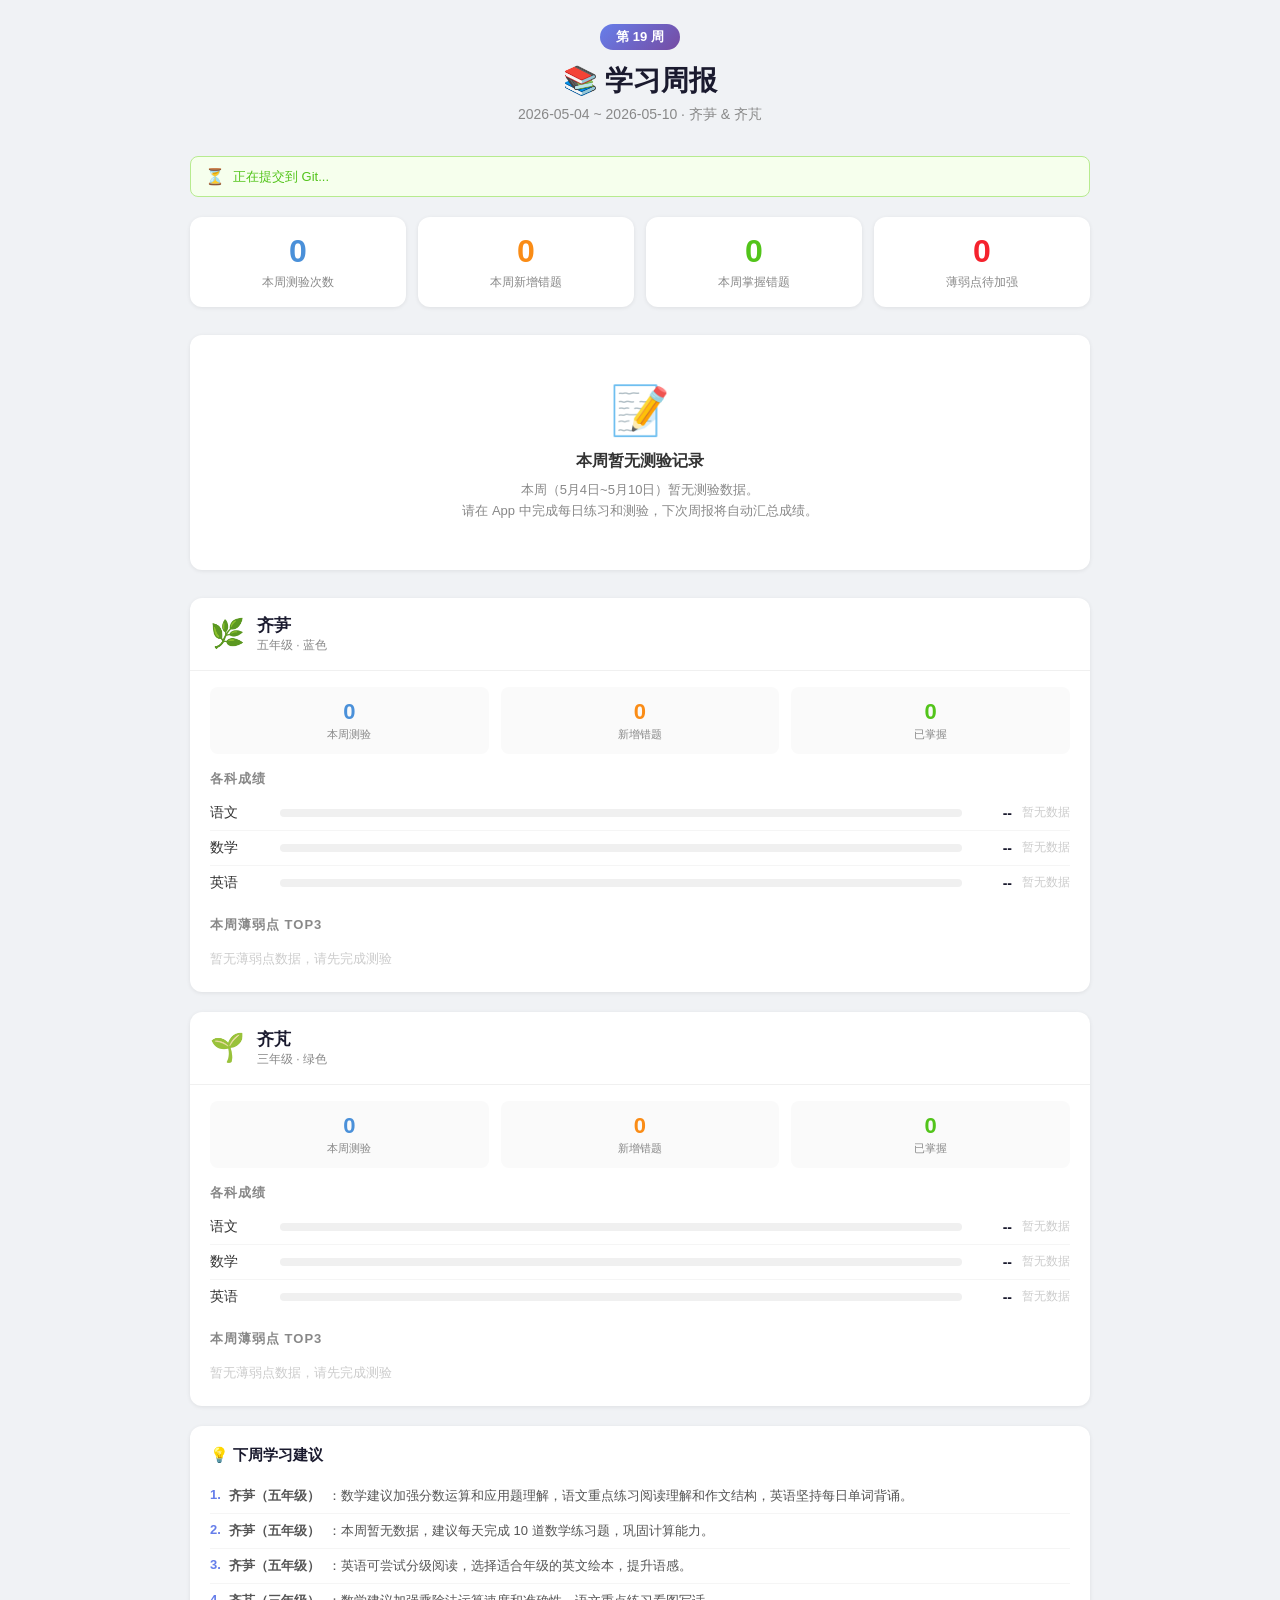
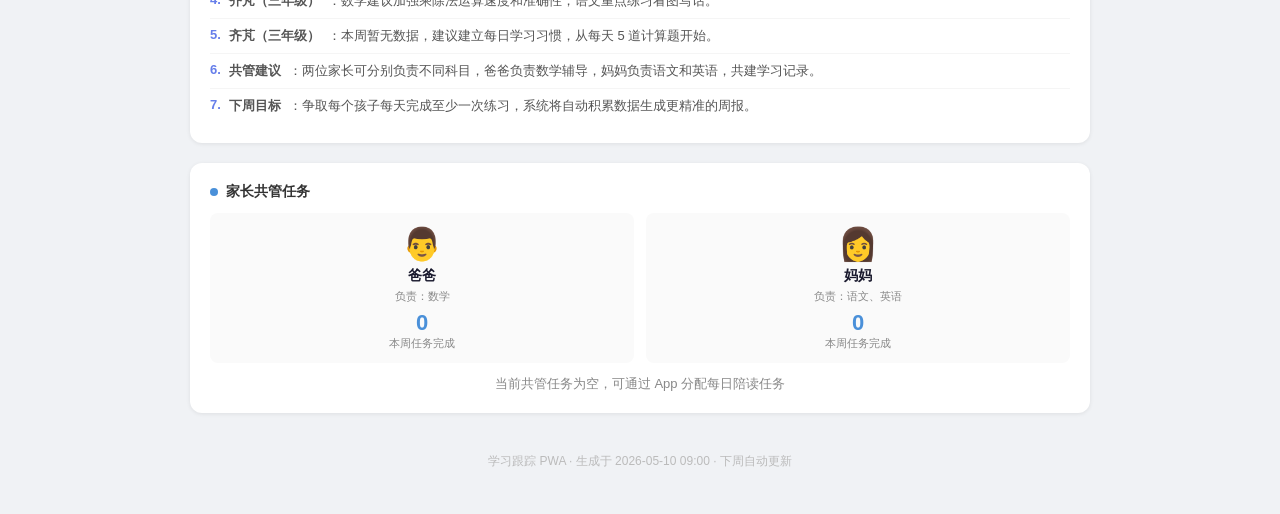
<file: reports/weekly/report_2026-05-10.html>
<!DOCTYPE html>
<html lang="zh-CN">
<head>
<meta charset="UTF-8">
<meta name="viewport" content="width=device-width, initial-scale=1.0">
<title>学习周报 2026-05-04 ~ 2026-05-10</title>
<style>
  * { box-sizing: border-box; margin: 0; padding: 0; }
  body { font-family: -apple-system, BlinkMacSystemFont, 'Segoe UI', 'PingFang SC', 'Microsoft YaHei', sans-serif; background: #f0f2f5; color: #1a1a2e; min-height: 100vh; padding: 24px; }
  .container { max-width: 900px; margin: 0 auto; }

  .header { text-align: center; margin-bottom: 32px; }
  .header h1 { font-size: 28px; font-weight: 700; color: #1a1a2e; margin-bottom: 6px; }
  .header .subtitle { font-size: 14px; color: #888; }
  .week-badge { display: inline-block; background: linear-gradient(135deg, #667eea, #764ba2); color: white; padding: 4px 16px; border-radius: 20px; font-size: 13px; font-weight: 600; margin-bottom: 12px; }

  .summary-bar { display: grid; grid-template-columns: repeat(4, 1fr); gap: 12px; margin-bottom: 28px; }
  .summary-card { background: white; border-radius: 12px; padding: 16px; text-align: center; box-shadow: 0 1px 4px rgba(0,0,0,0.08); }
  .summary-card .num { font-size: 32px; font-weight: 700; }
  .summary-card .label { font-size: 12px; color: #888; margin-top: 4px; }
  .summary-card .num.green { color: #52c41a; }
  .summary-card .num.blue { color: #4a90d9; }
  .summary-card .num.orange { color: #fa8c16; }
  .summary-card .num.red { color: #f5222d; }

  .empty-state { text-align: center; padding: 48px 24px; background: white; border-radius: 12px; box-shadow: 0 1px 4px rgba(0,0,0,0.08); margin-bottom: 28px; }
  .empty-state .icon { font-size: 48px; margin-bottom: 12px; }
  .empty-state h3 { font-size: 16px; color: #333; margin-bottom: 8px; }
  .empty-state p { font-size: 13px; color: #888; line-height: 1.6; }

  .student-section { background: white; border-radius: 12px; box-shadow: 0 1px 4px rgba(0,0,0,0.08); margin-bottom: 20px; overflow: hidden; }
  .student-header { display: flex; align-items: center; padding: 16px 20px; border-bottom: 1px solid #f0f0f0; }
  .student-header .avatar { font-size: 28px; margin-right: 12px; }
  .student-header .info h2 { font-size: 17px; font-weight: 600; }
  .student-header .info .tag { font-size: 12px; color: #888; }
  .student-body { padding: 16px 20px; }

  .stats-grid { display: grid; grid-template-columns: repeat(3, 1fr); gap: 12px; margin-bottom: 16px; }
  .stat-item { background: #fafafa; border-radius: 8px; padding: 12px; text-align: center; }
  .stat-item .val { font-size: 22px; font-weight: 700; }
  .stat-item .val.blue { color: #4a90d9; }
  .stat-item .val.green { color: #52c41a; }
  .stat-item .val.orange { color: #fa8c16; }
  .stat-item .key { font-size: 11px; color: #888; margin-top: 2px; }

  .subject-scores { margin-bottom: 16px; }
  .subject-scores h4 { font-size: 13px; color: #888; margin-bottom: 8px; text-transform: uppercase; letter-spacing: 1px; }
  .subject-row { display: flex; align-items: center; padding: 8px 0; border-bottom: 1px solid #f5f5f5; }
  .subject-row:last-child { border-bottom: none; }
  .subject-row .subj { font-size: 14px; font-weight: 500; width: 60px; color: #333; }
  .subject-row .bar-wrap { flex: 1; height: 8px; background: #f0f0f0; border-radius: 4px; margin: 0 10px; overflow: hidden; }
  .subject-row .bar { height: 100%; border-radius: 4px; }
  .subject-row .bar.chinese { background: #f5222d; }
  .subject-row .bar.math { background: #4a90d9; }
  .subject-row .bar.english { background: #52c41a; }
  .subject-row .score { font-size: 14px; font-weight: 700; width: 40px; text-align: right; }
  .subject-row .no-data { font-size: 12px; color: #ccc; margin-left: 10px; }

  .weakpoints h4 { font-size: 13px; color: #888; margin-bottom: 8px; text-transform: uppercase; letter-spacing: 1px; }
  .wp-list { display: flex; flex-direction: column; gap: 6px; }
  .wp-item { display: flex; align-items: center; padding: 8px 10px; background: #fff7e6; border-radius: 6px; border-left: 3px solid #fa8c16; }
  .wp-item .rank { font-size: 12px; font-weight: 700; color: #fa8c16; width: 20px; }
  .wp-item .desc { font-size: 13px; color: #333; flex: 1; }
  .wp-item .badge { font-size: 11px; background: #fff0cc; color: #d48806; padding: 2px 6px; border-radius: 4px; }
  .wp-empty { font-size: 13px; color: #ccc; padding: 8px 0; }

  .errors-summary { display: grid; grid-template-columns: repeat(2, 1fr); gap: 12px; margin-bottom: 16px; }
  .err-card { background: #fafafa; border-radius: 8px; padding: 12px; display: flex; align-items: center; gap: 10px; }
  .err-card .icon { font-size: 24px; }
  .err-card .info .val { font-size: 20px; font-weight: 700; }
  .err-card .info .lbl { font-size: 11px; color: #888; }

  .section-title { font-size: 14px; font-weight: 700; color: #333; margin-bottom: 12px; display: flex; align-items: center; gap: 8px; }
  .section-title .dot { width: 8px; height: 8px; border-radius: 50%; display: inline-block; }

  .suggestions { background: white; border-radius: 12px; box-shadow: 0 1px 4px rgba(0,0,0,0.08); padding: 20px; margin-bottom: 20px; }
  .suggestions h3 { font-size: 15px; font-weight: 700; margin-bottom: 14px; display: flex; align-items: center; gap: 8px; }
  .suggestions ul { list-style: none; }
  .suggestions li { padding: 8px 0; font-size: 13px; color: #555; border-bottom: 1px solid #f5f5f5; display: flex; gap: 8px; }
  .suggestions li:last-child { border-bottom: none; }
  .suggestions li .bullet { color: #667eea; font-weight: 700; flex-shrink: 0; }

  .parent-section { background: white; border-radius: 12px; box-shadow: 0 1px 4px rgba(0,0,0,0.08); padding: 20px; margin-bottom: 20px; }
  .parent-tasks { display: flex; gap: 12px; }
  .parent-card { flex: 1; background: #fafafa; border-radius: 8px; padding: 12px; text-align: center; }
  .parent-card .avatar { font-size: 32px; margin-bottom: 4px; }
  .parent-card .name { font-size: 14px; font-weight: 600; }
  .parent-card .resp { font-size: 11px; color: #888; margin-top: 4px; }
  .parent-card .count { font-size: 22px; font-weight: 700; color: #4a90d9; margin-top: 6px; }
  .parent-card .count-label { font-size: 11px; color: #888; }

  .footer { text-align: center; padding: 20px; font-size: 12px; color: #bbb; }

  .git-status { display: flex; align-items: center; gap: 8px; padding: 10px 14px; background: #f6ffed; border: 1px solid #b7eb8f; border-radius: 8px; margin-bottom: 20px; font-size: 13px; color: #52c41a; }
  .git-status .icon { font-size: 16px; }
</style>
</head>
<body>
<div class="container">

  <!-- Header -->
  <div class="header">
    <div class="week-badge">第 19 周</div>
    <h1>📚 学习周报</h1>
    <div class="subtitle">2026-05-04 ~ 2026-05-10 · 齐芛 &amp; 齐芃</div>
  </div>

  <!-- Git Commit Status -->
  <div class="git-status" id="gitStatus">
    <span class="icon">⏳</span>
    <span id="gitStatusText">正在提交到 Git...</span>
  </div>

  <!-- Summary Bar -->
  <div class="summary-bar">
    <div class="summary-card">
      <div class="num blue">0</div>
      <div class="label">本周测验次数</div>
    </div>
    <div class="summary-card">
      <div class="num orange">0</div>
      <div class="label">本周新增错题</div>
    </div>
    <div class="summary-card">
      <div class="num green">0</div>
      <div class="label">本周掌握错题</div>
    </div>
    <div class="summary-card">
      <div class="num red">0</div>
      <div class="label">薄弱点待加强</div>
    </div>
  </div>

  <!-- Empty state note -->
  <div class="empty-state">
    <div class="icon">📝</div>
    <h3>本周暂无测验记录</h3>
    <p>本周（5月4日~5月10日）暂无测验数据。<br>请在 App 中完成每日练习和测验，下次周报将自动汇总成绩。</p>
  </div>

  <!-- 齐芛 Section -->
  <div class="student-section">
    <div class="student-header">
      <div class="avatar">🌿</div>
      <div class="info">
        <h2>齐芛</h2>
        <div class="tag">五年级 · 蓝色</div>
      </div>
    </div>
    <div class="student-body">
      <div class="stats-grid">
        <div class="stat-item">
          <div class="val blue">0</div>
          <div class="key">本周测验</div>
        </div>
        <div class="stat-item">
          <div class="val orange">0</div>
          <div class="key">新增错题</div>
        </div>
        <div class="stat-item">
          <div class="val green">0</div>
          <div class="key">已掌握</div>
        </div>
      </div>

      <div class="subject-scores">
        <h4>各科成绩</h4>
        <div class="subject-row">
          <div class="subj">语文</div>
          <div class="bar-wrap"><div class="bar chinese" style="width:0%"></div></div>
          <div class="score">--</div>
          <div class="no-data">暂无数据</div>
        </div>
        <div class="subject-row">
          <div class="subj">数学</div>
          <div class="bar-wrap"><div class="bar math" style="width:0%"></div></div>
          <div class="score">--</div>
          <div class="no-data">暂无数据</div>
        </div>
        <div class="subject-row">
          <div class="subj">英语</div>
          <div class="bar-wrap"><div class="bar english" style="width:0%"></div></div>
          <div class="score">--</div>
          <div class="no-data">暂无数据</div>
        </div>
      </div>

      <div class="weakpoints">
        <h4>本周薄弱点 TOP3</h4>
        <div class="wp-list">
          <div class="wp-empty">暂无薄弱点数据，请先完成测验</div>
        </div>
      </div>
    </div>
  </div>

  <!-- 齐芃 Section -->
  <div class="student-section">
    <div class="student-header">
      <div class="avatar">🌱</div>
      <div class="info">
        <h2>齐芃</h2>
        <div class="tag">三年级 · 绿色</div>
      </div>
    </div>
    <div class="student-body">
      <div class="stats-grid">
        <div class="stat-item">
          <div class="val blue">0</div>
          <div class="key">本周测验</div>
        </div>
        <div class="stat-item">
          <div class="val orange">0</div>
          <div class="key">新增错题</div>
        </div>
        <div class="stat-item">
          <div class="val green">0</div>
          <div class="key">已掌握</div>
        </div>
      </div>

      <div class="subject-scores">
        <h4>各科成绩</h4>
        <div class="subject-row">
          <div class="subj">语文</div>
          <div class="bar-wrap"><div class="bar chinese" style="width:0%"></div></div>
          <div class="score">--</div>
          <div class="no-data">暂无数据</div>
        </div>
        <div class="subject-row">
          <div class="subj">数学</div>
          <div class="bar-wrap"><div class="bar math" style="width:0%"></div></div>
          <div class="score">--</div>
          <div class="no-data">暂无数据</div>
        </div>
        <div class="subject-row">
          <div class="subj">英语</div>
          <div class="bar-wrap"><div class="bar english" style="width:0%"></div></div>
          <div class="score">--</div>
          <div class="no-data">暂无数据</div>
        </div>
      </div>

      <div class="weakpoints">
        <h4>本周薄弱点 TOP3</h4>
        <div class="wp-list">
          <div class="wp-empty">暂无薄弱点数据，请先完成测验</div>
        </div>
      </div>
    </div>
  </div>

  <!-- 下周建议 -->
  <div class="suggestions">
    <h3>💡 下周学习建议</h3>
    <ul>
      <li><span class="bullet">1.</span><strong>齐芛（五年级）</strong>：数学建议加强分数运算和应用题理解，语文重点练习阅读理解和作文结构，英语坚持每日单词背诵。</li>
      <li><span class="bullet">2.</span><strong>齐芛（五年级）</strong>：本周暂无数据，建议每天完成 10 道数学练习题，巩固计算能力。</li>
      <li><span class="bullet">3.</span><strong>齐芛（五年级）</strong>：英语可尝试分级阅读，选择适合年级的英文绘本，提升语感。</li>
      <li><span class="bullet">4.</span><strong>齐芃（三年级）</strong>：数学建议加强乘除法运算速度和准确性，语文重点练习看图写话。</li>
      <li><span class="bullet">5.</span><strong>齐芃（三年级）</strong>：本周暂无数据，建议建立每日学习习惯，从每天 5 道计算题开始。</li>
      <li><span class="bullet">6.</span><strong>共管建议</strong>：两位家长可分别负责不同科目，爸爸负责数学辅导，妈妈负责语文和英语，共建学习记录。</li>
      <li><span class="bullet">7.</span><strong>下周目标</strong>：争取每个孩子每天完成至少一次练习，系统将自动积累数据生成更精准的周报。</li>
    </ul>
  </div>

  <!-- 家长共管 -->
  <div class="parent-section">
    <div class="section-title">
      <span class="dot" style="background:#4a90d9"></span>
      家长共管任务
    </div>
    <div class="parent-tasks">
      <div class="parent-card">
        <div class="avatar">👨</div>
        <div class="name">爸爸</div>
        <div class="resp">负责：数学</div>
        <div class="count">0</div>
        <div class="count-label">本周任务完成</div>
      </div>
      <div class="parent-card">
        <div class="avatar">👩</div>
        <div class="name">妈妈</div>
        <div class="resp">负责：语文、英语</div>
        <div class="count">0</div>
        <div class="count-label">本周任务完成</div>
      </div>
    </div>
    <div style="margin-top: 12px; font-size: 13px; color: #888; text-align: center;">
      当前共管任务为空，可通过 App 分配每日陪读任务
    </div>
  </div>

  <div class="footer">
    学习跟踪 PWA · 生成于 2026-05-10 09:00 · 下周自动更新
  </div>
</div>

<script>
  // Auto-update git status via message
  window.addEventListener('load', function() {
    // The git commit/push result will be shown by the system
    // This page is rendered statically; real-time updates handled by parent
  });
</script>
</body>
</html>
</file>
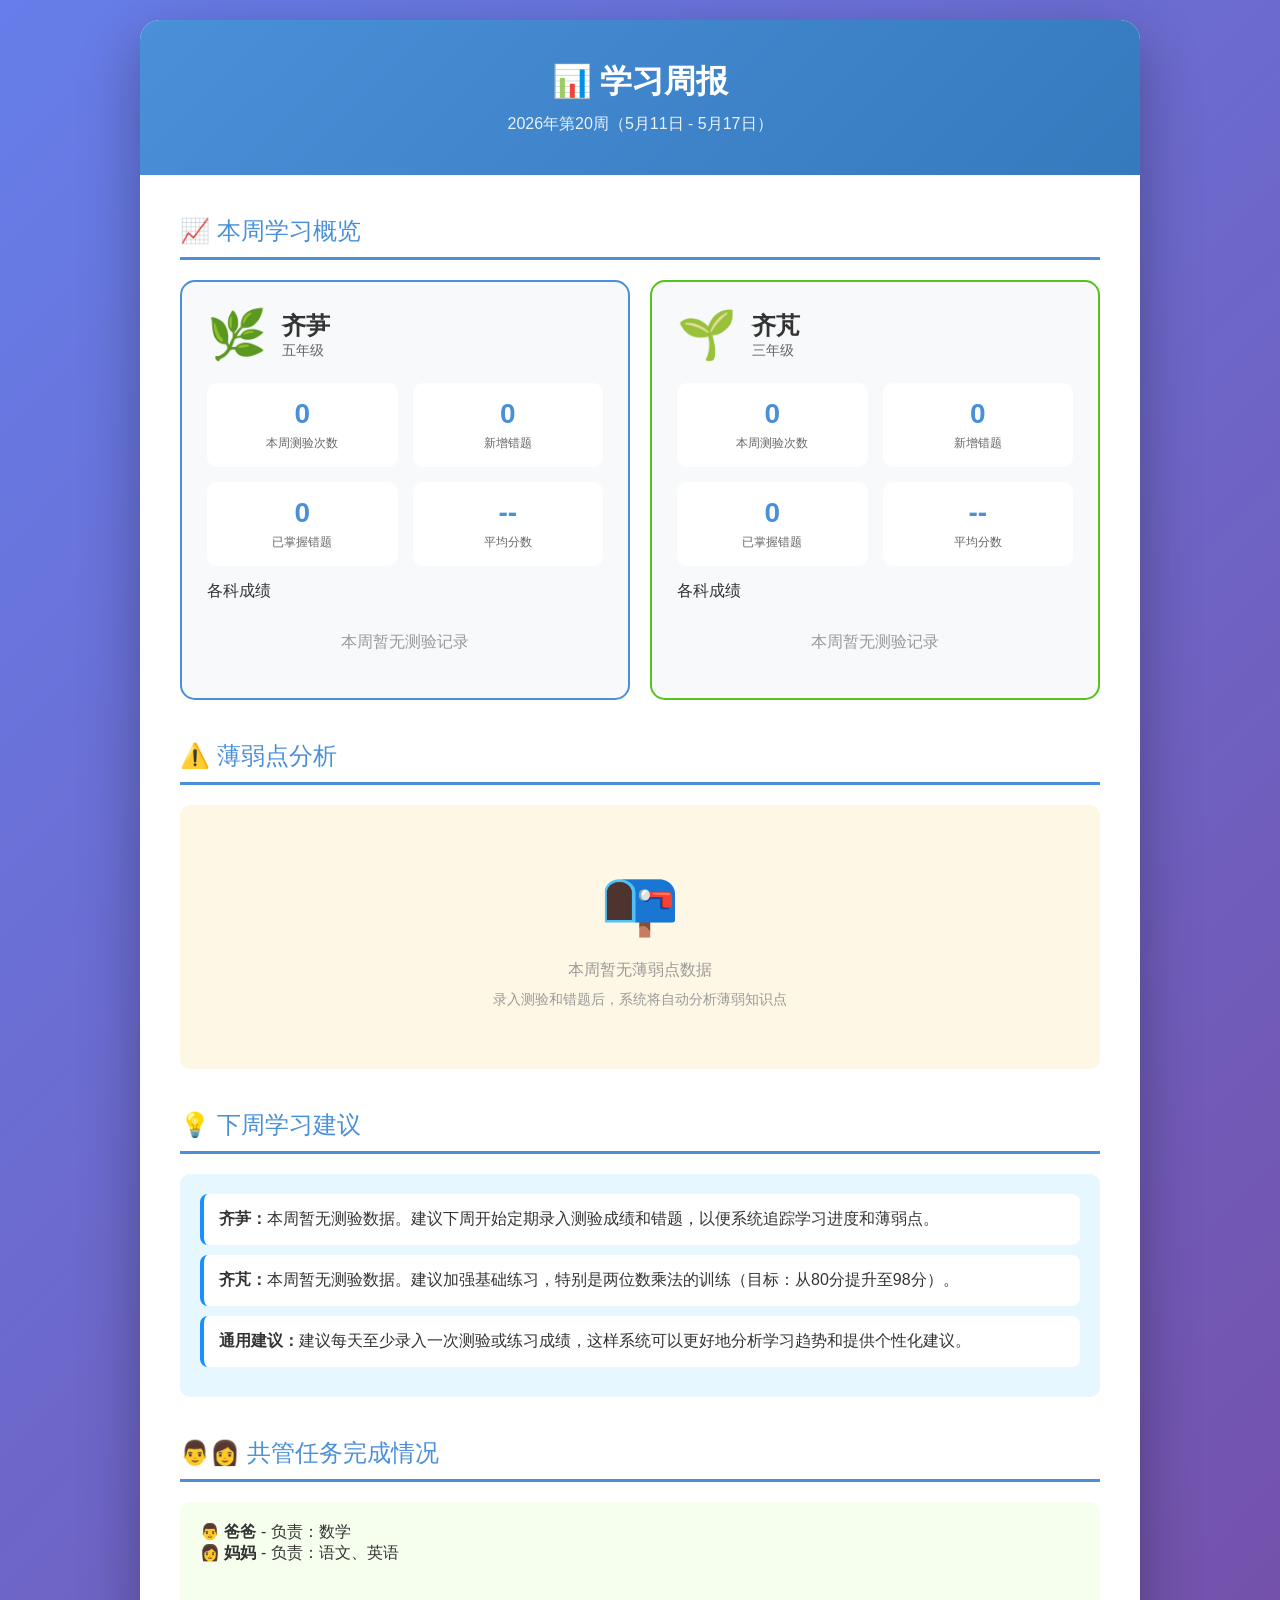
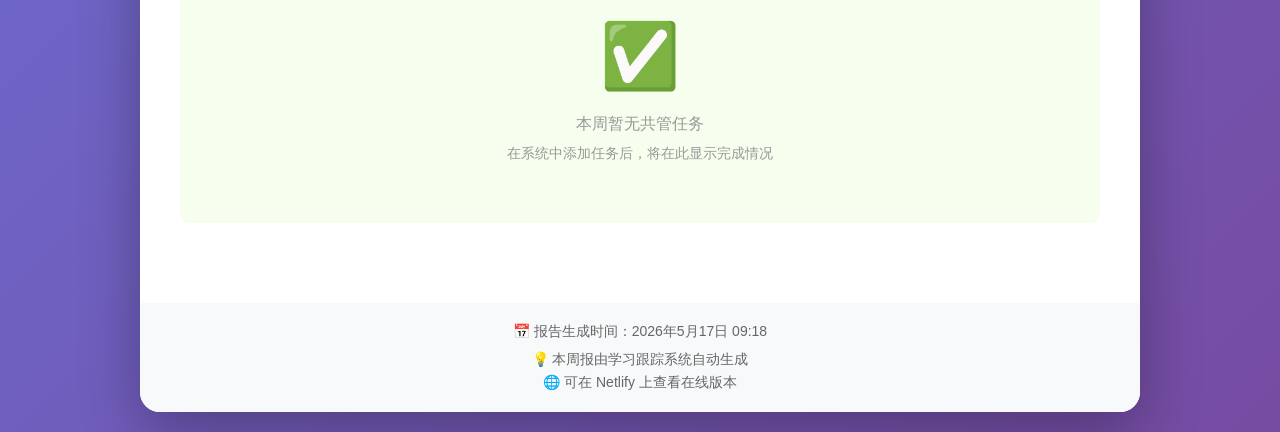
<file: reports/weekly/report_2026-05-17.html>
<!DOCTYPE html>
<html lang="zh-CN">
<head>
    <meta charset="UTF-8">
    <meta name="viewport" content="width=device-width, initial-scale=1.0">
    <title>学习周报 - 2026年第20周</title>
    <style>
        * {
            margin: 0;
            padding: 0;
            box-sizing: border-box;
        }
        body {
            font-family: -apple-system, BlinkMacSystemFont, 'Segoe UI', 'PingFang SC', 'Hiragino Sans GB', 'Microsoft YaHei', sans-serif;
            background: linear-gradient(135deg, #667eea 0%, #764ba2 100%);
            padding: 20px;
            color: #333;
        }
        .container {
            max-width: 1000px;
            margin: 0 auto;
            background: white;
            border-radius: 20px;
            box-shadow: 0 20px 60px rgba(0,0,0,0.3);
            overflow: hidden;
        }
        .header {
            background: linear-gradient(135deg, #4A90D9 0%, #357ABD 100%);
            color: white;
            padding: 40px;
            text-align: center;
        }
        .header h1 {
            font-size: 32px;
            margin-bottom: 10px;
        }
        .header .subtitle {
            font-size: 16px;
            opacity: 0.9;
        }
        .content {
            padding: 40px;
        }
        .section {
            margin-bottom: 40px;
        }
        .section-title {
            font-size: 24px;
            color: #4A90D9;
            margin-bottom: 20px;
            padding-bottom: 10px;
            border-bottom: 3px solid #4A90D9;
            display: flex;
            align-items: center;
            gap: 10px;
        }
        .child-cards {
            display: grid;
            grid-template-columns: 1fr 1fr;
            gap: 20px;
            margin-bottom: 30px;
        }
        .child-card {
            background: #f8f9fa;
            border-radius: 15px;
            padding: 25px;
            border: 2px solid #e9ecef;
        }
        .child-card.qiyuan {
            border-color: #4A90D9;
        }
        .child-card.qipeng {
            border-color: #52C41A;
        }
        .child-header {
            display: flex;
            align-items: center;
            gap: 15px;
            margin-bottom: 20px;
        }
        .child-avatar {
            font-size: 48px;
        }
        .child-name {
            font-size: 24px;
            font-weight: bold;
        }
        .child-grade {
            color: #666;
            font-size: 14px;
        }
        .stats-grid {
            display: grid;
            grid-template-columns: 1fr 1fr;
            gap: 15px;
        }
        .stat-item {
            background: white;
            padding: 15px;
            border-radius: 10px;
            text-align: center;
        }
        .stat-value {
            font-size: 28px;
            font-weight: bold;
            color: #4A90D9;
            margin-bottom: 5px;
        }
        .stat-label {
            font-size: 12px;
            color: #666;
        }
        .subject-scores {
            margin-top: 15px;
        }
        .subject-score {
            display: flex;
            justify-content: space-between;
            padding: 10px;
            background: white;
            border-radius: 8px;
            margin-bottom: 8px;
        }
        .subject-name {
            font-weight: 500;
        }
        .score-value {
            font-weight: bold;
        }
        .score-good { color: #52C41A; }
        .score-medium { color: #FAAD14; }
        .score-bad { color: #FF4D4F; }
        .weakpoints-list {
            background: #fff7e6;
            border-radius: 10px;
            padding: 20px;
        }
        .weakpoint-item {
            background: white;
            padding: 15px;
            border-radius: 8px;
            margin-bottom: 10px;
            border-left: 4px solid #FAAD14;
        }
        .weakpoint-rank {
            display: inline-block;
            width: 30px;
            height: 30px;
            background: #FAAD14;
            color: white;
            border-radius: 50%;
            text-align: center;
            line-height: 30px;
            font-weight: bold;
            margin-right: 10px;
        }
        .suggestions {
            background: #e6f7ff;
            border-radius: 10px;
            padding: 20px;
        }
        .suggestion-item {
            background: white;
            padding: 15px;
            border-radius: 8px;
            margin-bottom: 10px;
            border-left: 4px solid #1890FF;
        }
        .parent-tasks {
            background: #f6ffed;
            border-radius: 10px;
            padding: 20px;
        }
        .task-item {
            background: white;
            padding: 15px;
            border-radius: 8px;
            margin-bottom: 10px;
            display: flex;
            align-items: center;
            gap: 10px;
        }
        .task-checkbox {
            width: 20px;
            height: 20px;
            border: 2px solid #52C41A;
            border-radius: 4px;
            display: flex;
            align-items: center;
            justify-content: center;
            color: #52C41A;
            font-weight: bold;
        }
        .empty-state {
            text-align: center;
            padding: 40px;
            color: #999;
        }
        .empty-state-icon {
            font-size: 64px;
            margin-bottom: 20px;
        }
        .footer {
            background: #f8f9fa;
            padding: 20px;
            text-align: center;
            color: #666;
            font-size: 14px;
        }
        @media (max-width: 768px) {
            .child-cards {
                grid-template-columns: 1fr;
            }
        }
    </style>
</head>
<body>
    <div class="container">
        <div class="header">
            <h1>📊 学习周报</h1>
            <div class="subtitle">2026年第20周（5月11日 - 5月17日）</div>
        </div>

        <div class="content">
            <!-- 本周概览 -->
            <div class="section">
                <div class="section-title">📈 本周学习概览</div>
                <div class="child-cards">
                    <!-- 齐芛 -->
                    <div class="child-card qiyuan">
                        <div class="child-header">
                            <div class="child-avatar">🌿</div>
                            <div>
                                <div class="child-name">齐芛</div>
                                <div class="child-grade">五年级</div>
                            </div>
                        </div>
                        <div class="stats-grid">
                            <div class="stat-item">
                                <div class="stat-value">0</div>
                                <div class="stat-label">本周测验次数</div>
                            </div>
                            <div class="stat-item">
                                <div class="stat-value">0</div>
                                <div class="stat-label">新增错题</div>
                            </div>
                            <div class="stat-item">
                                <div class="stat-value">0</div>
                                <div class="stat-label">已掌握错题</div>
                            </div>
                            <div class="stat-item">
                                <div class="stat-value">--</div>
                                <div class="stat-label">平均分数</div>
                            </div>
                        </div>
                        <div class="subject-scores">
                            <div style="font-weight: 500; margin-bottom: 10px;">各科成绩</div>
                            <div class="empty-state" style="padding: 20px;">
                                <div>本周暂无测验记录</div>
                            </div>
                        </div>
                    </div>

                    <!-- 齐芃 -->
                    <div class="child-card qipeng">
                        <div class="child-header">
                            <div class="child-avatar">🌱</div>
                            <div>
                                <div class="child-name">齐芃</div>
                                <div class="child-grade">三年级</div>
                            </div>
                        </div>
                        <div class="stats-grid">
                            <div class="stat-item">
                                <div class="stat-value">0</div>
                                <div class="stat-label">本周测验次数</div>
                            </div>
                            <div class="stat-item">
                                <div class="stat-value">0</div>
                                <div class="stat-label">新增错题</div>
                            </div>
                            <div class="stat-item">
                                <div class="stat-value">0</div>
                                <div class="stat-label">已掌握错题</div>
                            </div>
                            <div class="stat-item">
                                <div class="stat-value">--</div>
                                <div class="stat-label">平均分数</div>
                            </div>
                        </div>
                        <div class="subject-scores">
                            <div style="font-weight: 500; margin-bottom: 10px;">各科成绩</div>
                            <div class="empty-state" style="padding: 20px;">
                                <div>本周暂无测验记录</div>
                            </div>
                        </div>
                    </div>
                </div>
            </div>

            <!-- 薄弱点分析 -->
            <div class="section">
                <div class="section-title">⚠️ 薄弱点分析</div>
                <div class="weakpoints-list">
                    <div class="empty-state">
                        <div class="empty-state-icon">📭</div>
                        <div>本周暂无薄弱点数据</div>
                        <div style="font-size: 14px; margin-top: 10px;">录入测验和错题后，系统将自动分析薄弱知识点</div>
                    </div>
                </div>
            </div>

            <!-- 下周学习建议 -->
            <div class="section">
                <div class="section-title">💡 下周学习建议</div>
                <div class="suggestions">
                    <div class="suggestion-item">
                        <strong>齐芛：</strong>本周暂无测验数据。建议下周开始定期录入测验成绩和错题，以便系统追踪学习进度和薄弱点。
                    </div>
                    <div class="suggestion-item">
                        <strong>齐芃：</strong>本周暂无测验数据。建议加强基础练习，特别是两位数乘法的训练（目标：从80分提升至98分）。
                    </div>
                    <div class="suggestion-item">
                        <strong>通用建议：</strong>建议每天至少录入一次测验或练习成绩，这样系统可以更好地分析学习趋势和提供个性化建议。
                    </div>
                </div>
            </div>

            <!-- 共管任务 -->
            <div class="section">
                <div class="section-title">👨👩 共管任务完成情况</div>
                <div class="parent-tasks">
                    <div style="margin-bottom: 15px;">
                        <strong>👨 爸爸</strong> - 负责：数学  
                        <br>
                        <strong>👩 妈妈</strong> - 负责：语文、英语
                    </div>
                    <div class="empty-state">
                        <div class="empty-state-icon">✅</div>
                        <div>本周暂无共管任务</div>
                        <div style="font-size: 14px; margin-top: 10px;">在系统中添加任务后，将在此显示完成情况</div>
                    </div>
                </div>
            </div>
        </div>

        <div class="footer">
            <p>📅 报告生成时间：2026年5月17日 09:18</p>
            <p style="margin-top: 10px;">💡 本周报由学习跟踪系统自动生成</p>
            <p style="margin-top: 5px;">🌐 可在 Netlify 上查看在线版本</p>
        </div>
    </div>
</body>
</html>
</file>
